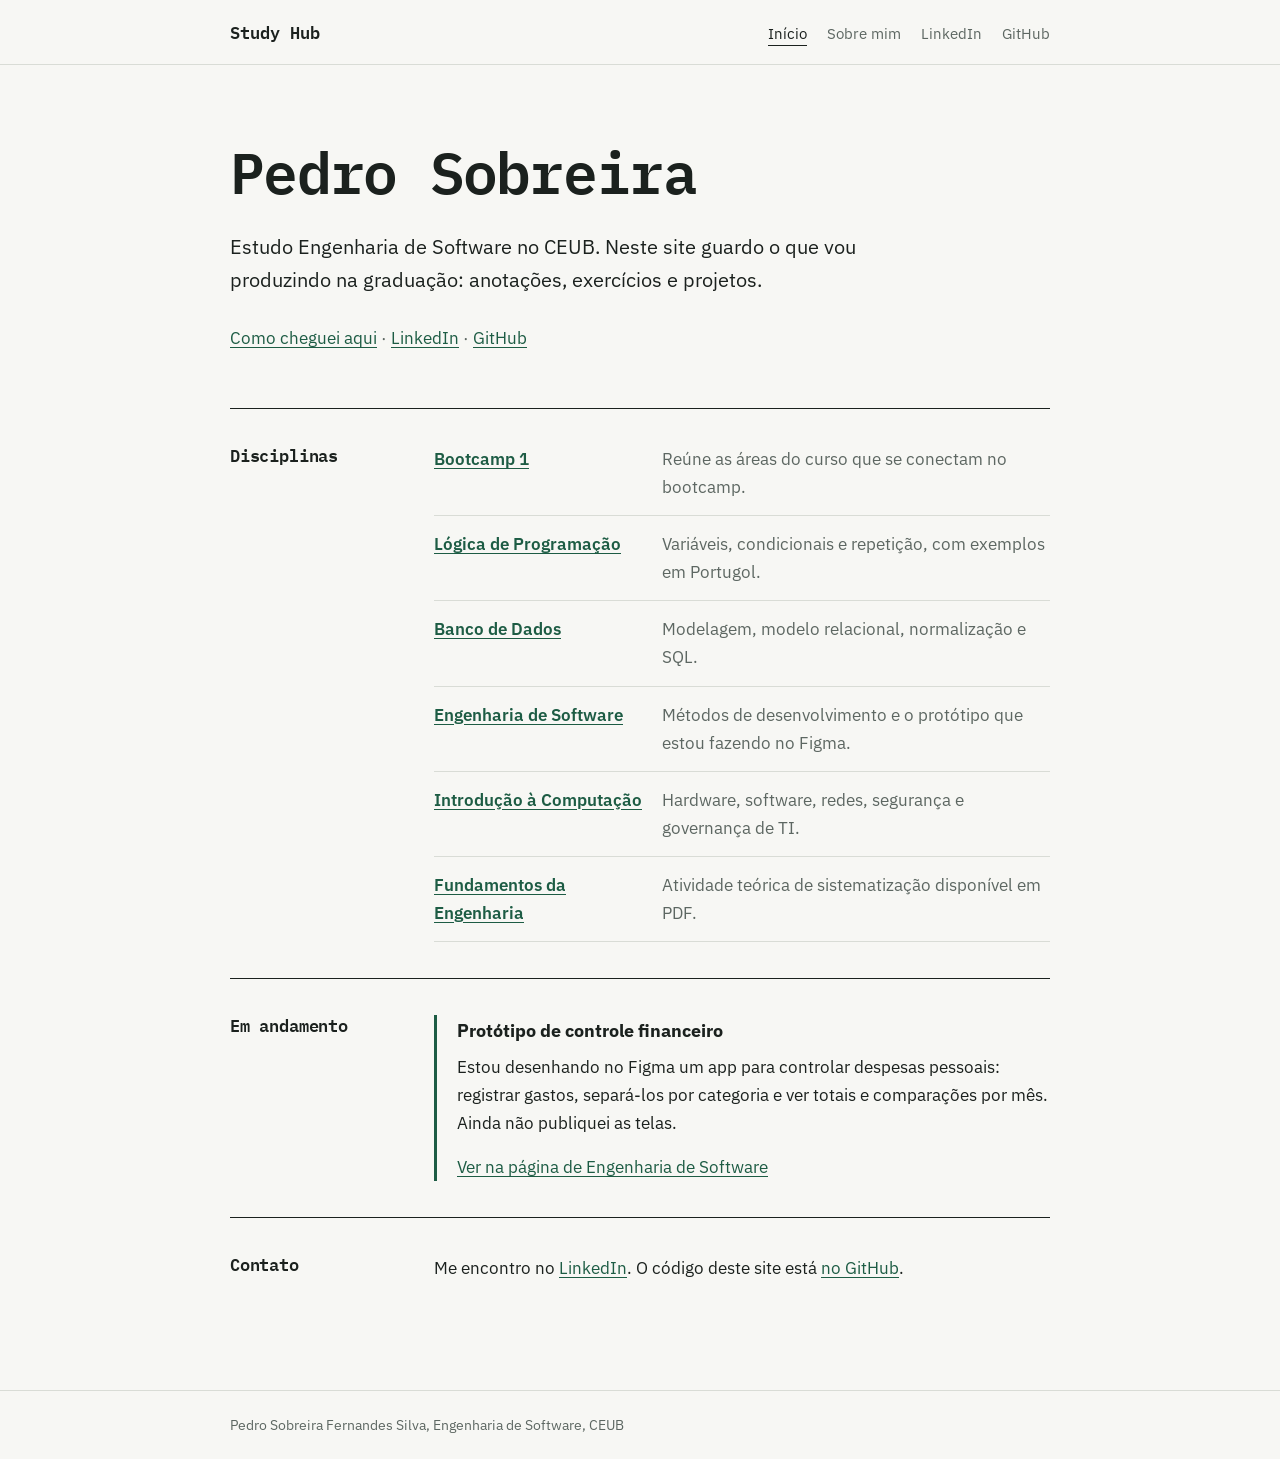
<file: index.html>
<!DOCTYPE html>
<html lang="pt-BR">
<head>
<meta charset="UTF-8">
<meta name="viewport" content="width=device-width, initial-scale=1.0">
<meta name="description" content="Estudos e projetos de Pedro Sobreira, estudante de Engenharia de Software no CEUB.">
<title>Study Hub</title>
<link rel="preconnect" href="https://fonts.googleapis.com"><link rel="preconnect" href="https://fonts.gstatic.com" crossorigin><link rel="stylesheet" href="https://fonts.googleapis.com/css2?family=IBM+Plex+Mono:wght@500;600&family=IBM+Plex+Sans:wght@400;500;600&display=swap">
<link rel="stylesheet" href="styles.css">
</head>
<body>
<a class="skip-link" href="#conteudo">Pular para o conteúdo</a>
<header class="site-header"><div class="wrap">
<a class="brand" href="index.html">Study Hub</a>
<nav aria-label="Navegação principal"><a href="index.html" aria-current="page">Início</a><a href="apresentacao.html">Sobre mim</a><a href="https://www.linkedin.com/in/pedro-sobreira-fernandes-silva-22a821444/" target="_blank" rel="noopener noreferrer">LinkedIn</a><a href="https://github.com/Pedro-Sobreira0/Study-Hub" target="_blank" rel="noopener noreferrer">GitHub</a></nav>
</div></header>
<main id="conteudo" class="wrap home">
<section class="intro">
<h1>Pedro Sobreira</h1>
<p class="lead">Estudo Engenharia de Software no CEUB. Neste site guardo o que vou produzindo na graduação: anotações, exercícios e projetos.</p>
<p><a href="apresentacao.html">Como cheguei aqui</a> · <a href="https://www.linkedin.com/in/pedro-sobreira-fernandes-silva-22a821444/" target="_blank" rel="noopener noreferrer">LinkedIn</a> · <a href="https://github.com/Pedro-Sobreira0/Study-Hub" target="_blank" rel="noopener noreferrer">GitHub</a></p>
</section>
<section class="block" aria-labelledby="disciplinas">
<h2 id="disciplinas">Disciplinas</h2>
<ul class="rows">
<li><a href="bootcamp-1.html">Bootcamp 1</a><span>Reúne as áreas do curso que se conectam no bootcamp.</span></li>
<li><a href="logica-programacao.html">Lógica de Programação</a><span>Variáveis, condicionais e repetição, com exemplos em Portugol.</span></li>
<li><a href="banco-dados.html">Banco de Dados</a><span>Modelagem, modelo relacional, normalização e SQL.</span></li>
<li><a href="engenharia-software.html">Engenharia de Software</a><span>Métodos de desenvolvimento e o protótipo que estou fazendo no Figma.</span></li>
<li><a href="introducao-computacao.html">Introdução à Computação</a><span>Hardware, software, redes, segurança e governança de TI.</span></li>
<li><a href="fundamentos-engenharia.html">Fundamentos da Engenharia</a><span>Atividade teórica de sistematização disponível em PDF.</span></li>
</ul>
</section>
<section class="block" aria-labelledby="projeto">
<h2 id="projeto">Em andamento</h2>
<div class="project">
<h3>Protótipo de controle financeiro</h3>
<p>Estou desenhando no Figma um app para controlar despesas pessoais: registrar gastos, separá-los por categoria e ver totais e comparações por mês. Ainda não publiquei as telas.</p>
<p><a href="engenharia-software.html">Ver na página de Engenharia de Software</a></p>
</div>
</section>
<section class="block" aria-labelledby="contato">
<h2 id="contato">Contato</h2>
<p>Me encontro no <a href="https://www.linkedin.com/in/pedro-sobreira-fernandes-silva-22a821444/" target="_blank" rel="noopener noreferrer">LinkedIn</a>. O código deste site está <a href="https://github.com/Pedro-Sobreira0/Study-Hub" target="_blank" rel="noopener noreferrer">no GitHub</a>.</p>
</section>
</main>
<footer class="site-footer"><div class="wrap">Pedro Sobreira Fernandes Silva, Engenharia de Software, CEUB</div></footer>
</body>
</html>
</file>
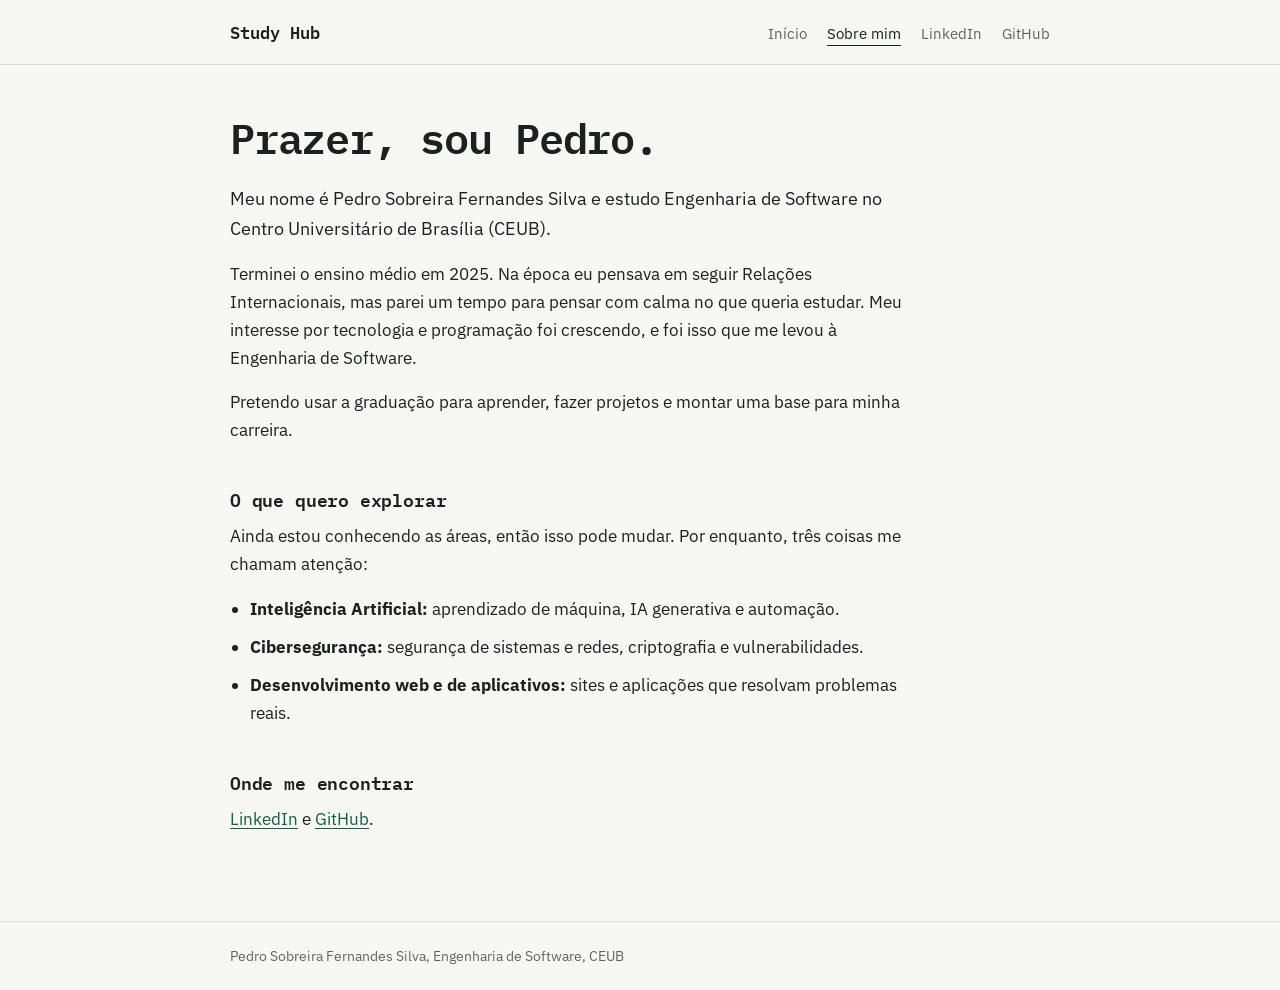
<file: apresentacao.html>
<!DOCTYPE html>
<html lang="pt-BR">
<head>
<meta charset="UTF-8">
<meta name="viewport" content="width=device-width, initial-scale=1.0">
<meta name="description" content="Quem é Pedro Sobreira Fernandes Silva, estudante de Engenharia de Software no CEUB.">
<title>Sobre mim | Study Hub</title>
<link rel="preconnect" href="https://fonts.googleapis.com"><link rel="preconnect" href="https://fonts.gstatic.com" crossorigin><link rel="stylesheet" href="https://fonts.googleapis.com/css2?family=IBM+Plex+Mono:wght@500;600&family=IBM+Plex+Sans:wght@400;500;600&display=swap">
<link rel="stylesheet" href="styles.css">
</head>
<body>
<a class="skip-link" href="#conteudo">Pular para o conteúdo</a>
<header class="site-header"><div class="wrap">
<a class="brand" href="index.html">Study Hub</a>
<nav aria-label="Navegação principal"><a href="index.html">Início</a><a href="apresentacao.html" aria-current="page">Sobre mim</a><a href="https://www.linkedin.com/in/pedro-sobreira-fernandes-silva-22a821444/" target="_blank" rel="noopener noreferrer">LinkedIn</a><a href="https://github.com/Pedro-Sobreira0/Study-Hub" target="_blank" rel="noopener noreferrer">GitHub</a></nav>
</div></header>
<main id="conteudo" class="wrap">
<h1>Prazer, sou Pedro.</h1>
<p class="lead">Meu nome é Pedro Sobreira Fernandes Silva e estudo Engenharia de Software no Centro Universitário de Brasília (CEUB).</p>
<p>Terminei o ensino médio em 2025. Na época eu pensava em seguir Relações Internacionais, mas parei um tempo para pensar com calma no que queria estudar. Meu interesse por tecnologia e programação foi crescendo, e foi isso que me levou à Engenharia de Software.</p>
<p>Pretendo usar a graduação para aprender, fazer projetos e montar uma base para minha carreira.</p>
<h2>O que quero explorar</h2>
<p>Ainda estou conhecendo as áreas, então isso pode mudar. Por enquanto, três coisas me chamam atenção:</p>
<ul class="plain">
<li><strong>Inteligência Artificial:</strong> aprendizado de máquina, IA generativa e automação.</li>
<li><strong>Cibersegurança:</strong> segurança de sistemas e redes, criptografia e vulnerabilidades.</li>
<li><strong>Desenvolvimento web e de aplicativos:</strong> sites e aplicações que resolvam problemas reais.</li>
</ul>
<h2>Onde me encontrar</h2>
<p><a href="https://www.linkedin.com/in/pedro-sobreira-fernandes-silva-22a821444/" target="_blank" rel="noopener noreferrer">LinkedIn</a> e <a href="https://github.com/Pedro-Sobreira0/Study-Hub" target="_blank" rel="noopener noreferrer">GitHub</a>.</p>
</main>
<footer class="site-footer"><div class="wrap">Pedro Sobreira Fernandes Silva, Engenharia de Software, CEUB</div></footer>
</body>
</html>
</file>
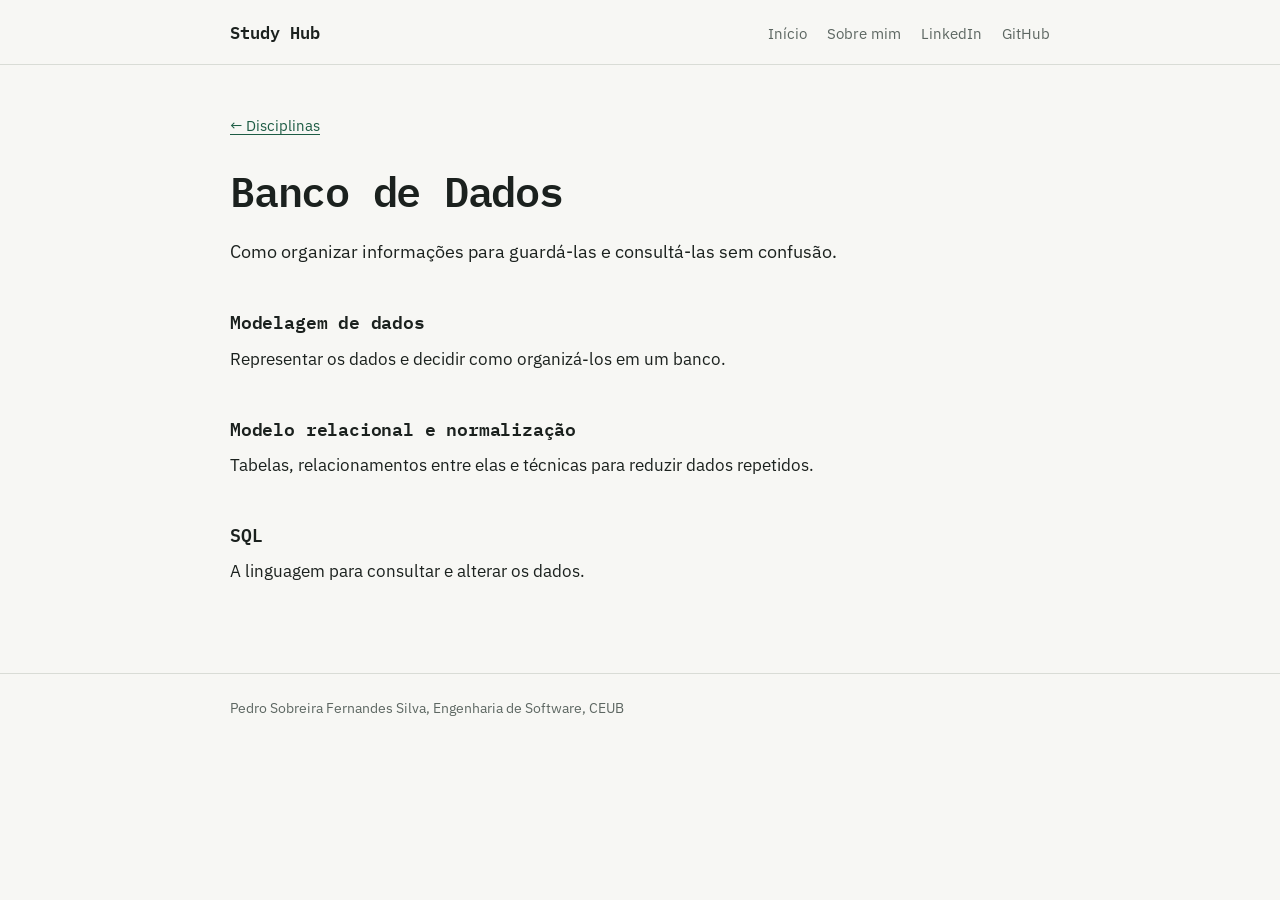
<file: banco-dados.html>
<!DOCTYPE html>
<html lang="pt-BR">
<head>
<meta charset="UTF-8">
<meta name="viewport" content="width=device-width, initial-scale=1.0">
<meta name="description" content="Modelagem, modelo relacional, normalização e SQL.">
<title>Banco de Dados | Study Hub</title>
<link rel="preconnect" href="https://fonts.googleapis.com"><link rel="preconnect" href="https://fonts.gstatic.com" crossorigin><link rel="stylesheet" href="https://fonts.googleapis.com/css2?family=IBM+Plex+Mono:wght@500;600&family=IBM+Plex+Sans:wght@400;500;600&display=swap">
<link rel="stylesheet" href="styles.css">
</head>
<body>
<a class="skip-link" href="#conteudo">Pular para o conteúdo</a>
<header class="site-header"><div class="wrap">
<a class="brand" href="index.html">Study Hub</a>
<nav aria-label="Navegação principal"><a href="index.html">Início</a><a href="apresentacao.html">Sobre mim</a><a href="https://www.linkedin.com/in/pedro-sobreira-fernandes-silva-22a821444/" target="_blank" rel="noopener noreferrer">LinkedIn</a><a href="https://github.com/Pedro-Sobreira0/Study-Hub" target="_blank" rel="noopener noreferrer">GitHub</a></nav>
</div></header>
<main id="conteudo" class="wrap">
<p class="back"><a href="index.html#disciplinas">← Disciplinas</a></p>
<h1>Banco de Dados</h1>
<p class="lead">Como organizar informações para guardá-las e consultá-las sem confusão.</p>
<h2>Modelagem de dados</h2>
<p>Representar os dados e decidir como organizá-los em um banco.</p>
<h2>Modelo relacional e normalização</h2>
<p>Tabelas, relacionamentos entre elas e técnicas para reduzir dados repetidos.</p>
<h2>SQL</h2>
<p>A linguagem para consultar e alterar os dados.</p>
</main>
<footer class="site-footer"><div class="wrap">Pedro Sobreira Fernandes Silva, Engenharia de Software, CEUB</div></footer>
</body>
</html>
</file>
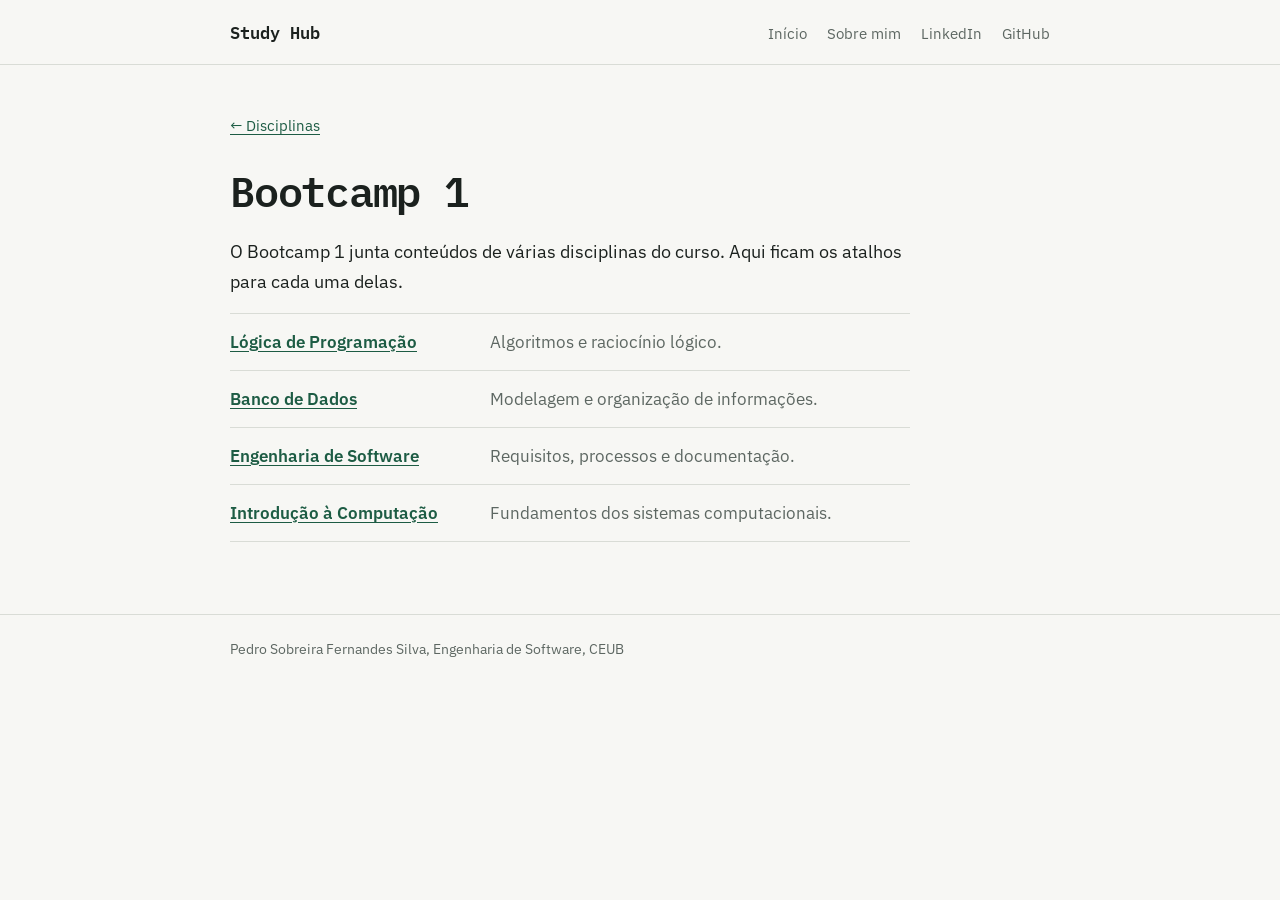
<file: bootcamp-1.html>
<!DOCTYPE html>
<html lang="pt-BR">
<head>
<meta charset="UTF-8">
<meta name="viewport" content="width=device-width, initial-scale=1.0">
<meta name="description" content="Áreas do curso ligadas ao Bootcamp 1 de Engenharia de Software.">
<title>Bootcamp 1 | Study Hub</title>
<link rel="preconnect" href="https://fonts.googleapis.com"><link rel="preconnect" href="https://fonts.gstatic.com" crossorigin><link rel="stylesheet" href="https://fonts.googleapis.com/css2?family=IBM+Plex+Mono:wght@500;600&family=IBM+Plex+Sans:wght@400;500;600&display=swap">
<link rel="stylesheet" href="styles.css">
</head>
<body>
<a class="skip-link" href="#conteudo">Pular para o conteúdo</a>
<header class="site-header"><div class="wrap">
<a class="brand" href="index.html">Study Hub</a>
<nav aria-label="Navegação principal"><a href="index.html">Início</a><a href="apresentacao.html">Sobre mim</a><a href="https://www.linkedin.com/in/pedro-sobreira-fernandes-silva-22a821444/" target="_blank" rel="noopener noreferrer">LinkedIn</a><a href="https://github.com/Pedro-Sobreira0/Study-Hub" target="_blank" rel="noopener noreferrer">GitHub</a></nav>
</div></header>
<main id="conteudo" class="wrap">
<p class="back"><a href="index.html#disciplinas">← Disciplinas</a></p>
<h1>Bootcamp 1</h1>
<p class="lead">O Bootcamp 1 junta conteúdos de várias disciplinas do curso. Aqui ficam os atalhos para cada uma delas.</p>
<ul class="rows">
<li><a href="logica-programacao.html">Lógica de Programação</a><span>Algoritmos e raciocínio lógico.</span></li>
<li><a href="banco-dados.html">Banco de Dados</a><span>Modelagem e organização de informações.</span></li>
<li><a href="engenharia-software.html">Engenharia de Software</a><span>Requisitos, processos e documentação.</span></li>
<li><a href="introducao-computacao.html">Introdução à Computação</a><span>Fundamentos dos sistemas computacionais.</span></li>
</ul>
</main>
<footer class="site-footer"><div class="wrap">Pedro Sobreira Fernandes Silva, Engenharia de Software, CEUB</div></footer>
</body>
</html>
</file>
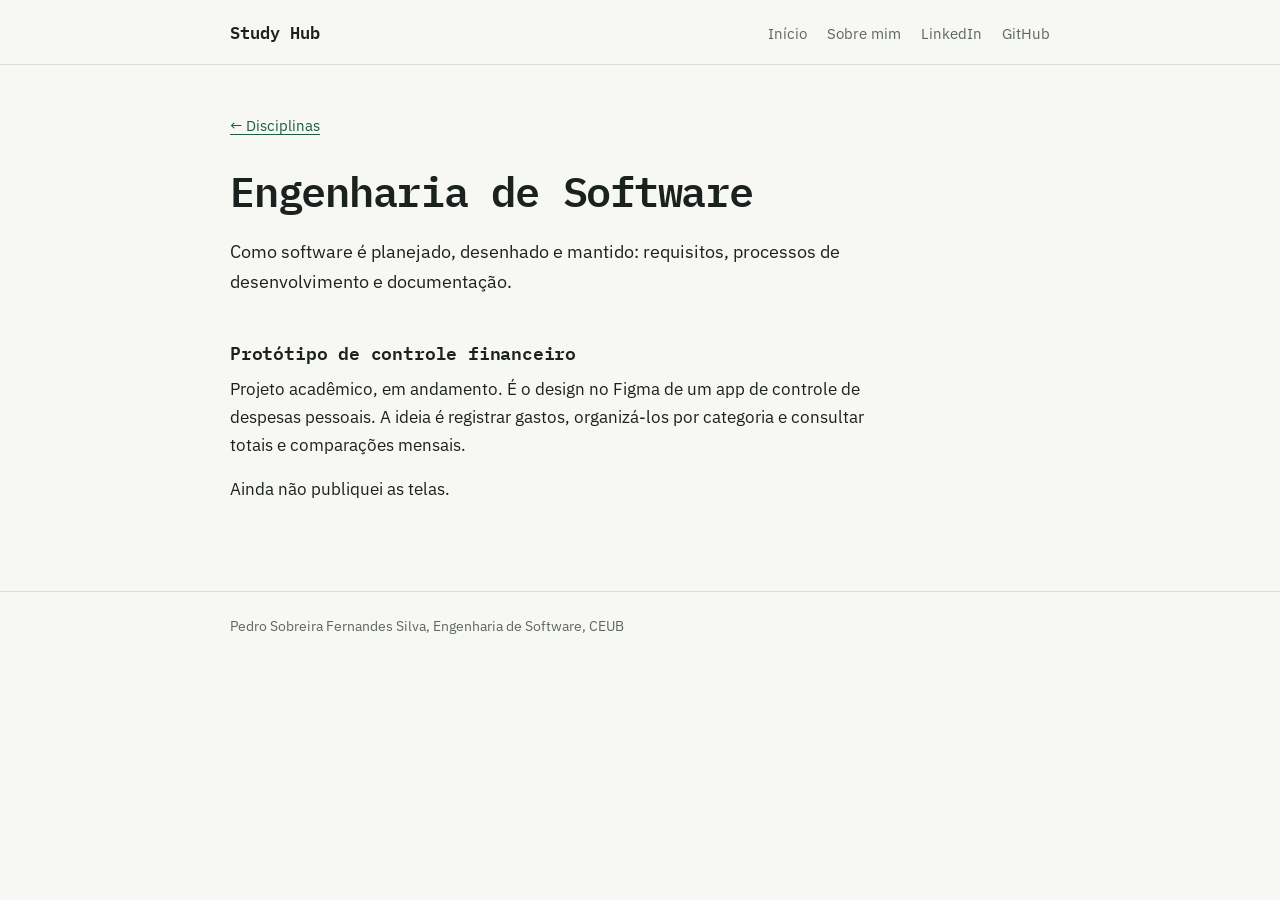
<file: engenharia-software.html>
<!DOCTYPE html>
<html lang="pt-BR">
<head>
<meta charset="UTF-8">
<meta name="viewport" content="width=device-width, initial-scale=1.0">
<meta name="description" content="Projeto de controle financeiro no Figma e estudos de Engenharia de Software.">
<title>Engenharia de Software | Study Hub</title>
<link rel="preconnect" href="https://fonts.googleapis.com"><link rel="preconnect" href="https://fonts.gstatic.com" crossorigin><link rel="stylesheet" href="https://fonts.googleapis.com/css2?family=IBM+Plex+Mono:wght@500;600&family=IBM+Plex+Sans:wght@400;500;600&display=swap">
<link rel="stylesheet" href="styles.css">
</head>
<body>
<a class="skip-link" href="#conteudo">Pular para o conteúdo</a>
<header class="site-header"><div class="wrap">
<a class="brand" href="index.html">Study Hub</a>
<nav aria-label="Navegação principal"><a href="index.html">Início</a><a href="apresentacao.html">Sobre mim</a><a href="https://www.linkedin.com/in/pedro-sobreira-fernandes-silva-22a821444/" target="_blank" rel="noopener noreferrer">LinkedIn</a><a href="https://github.com/Pedro-Sobreira0/Study-Hub" target="_blank" rel="noopener noreferrer">GitHub</a></nav>
</div></header>
<main id="conteudo" class="wrap">
<p class="back"><a href="index.html#disciplinas">← Disciplinas</a></p>
<h1>Engenharia de Software</h1>
<p class="lead">Como software é planejado, desenhado e mantido: requisitos, processos de desenvolvimento e documentação.</p>
<h2>Protótipo de controle financeiro</h2>
<p>Projeto acadêmico, em andamento. É o design no Figma de um app de controle de despesas pessoais. A ideia é registrar gastos, organizá-los por categoria e consultar totais e comparações mensais.</p>
<p>Ainda não publiquei as telas.</p>
</main>
<footer class="site-footer"><div class="wrap">Pedro Sobreira Fernandes Silva, Engenharia de Software, CEUB</div></footer>
</body>
</html>
</file>
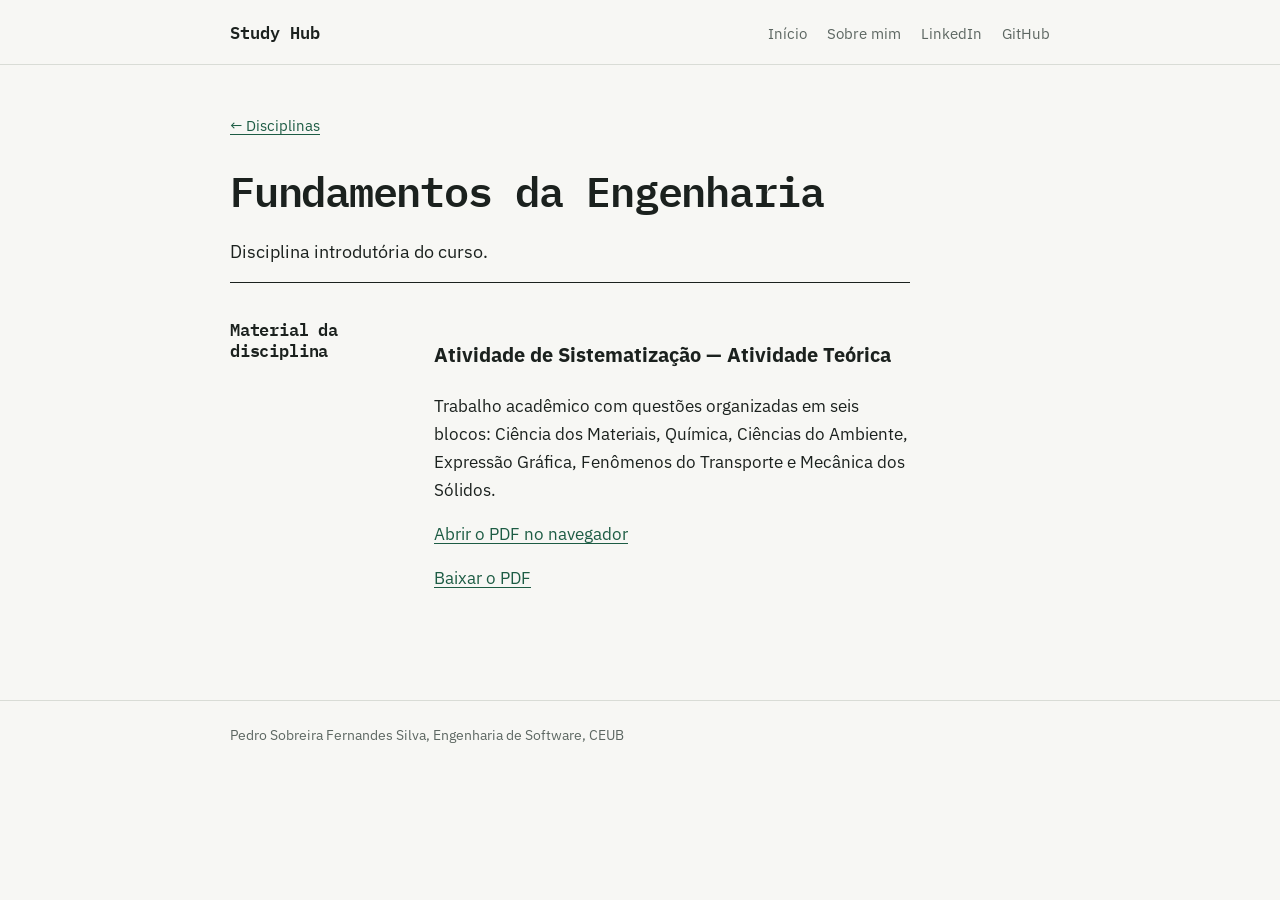
<file: fundamentos-engenharia.html>
<!DOCTYPE html>
<html lang="pt-BR">
<head>
<meta charset="UTF-8">
<meta name="viewport" content="width=device-width, initial-scale=1.0">
<meta name="description" content="Página da disciplina Fundamentos da Engenharia.">
<title>Fundamentos da Engenharia | Study Hub</title>
<link rel="preconnect" href="https://fonts.googleapis.com"><link rel="preconnect" href="https://fonts.gstatic.com" crossorigin><link rel="stylesheet" href="https://fonts.googleapis.com/css2?family=IBM+Plex+Mono:wght@500;600&family=IBM+Plex+Sans:wght@400;500;600&display=swap">
<link rel="stylesheet" href="styles.css">
</head>
<body>
<a class="skip-link" href="#conteudo">Pular para o conteúdo</a>
<header class="site-header"><div class="wrap">
<a class="brand" href="index.html">Study Hub</a>
<nav aria-label="Navegação principal"><a href="index.html">Início</a><a href="apresentacao.html">Sobre mim</a><a href="https://www.linkedin.com/in/pedro-sobreira-fernandes-silva-22a821444/" target="_blank" rel="noopener noreferrer">LinkedIn</a><a href="https://github.com/Pedro-Sobreira0/Study-Hub" target="_blank" rel="noopener noreferrer">GitHub</a></nav>
</div></header>
<main id="conteudo" class="wrap">
<p class="back"><a href="index.html#disciplinas">← Disciplinas</a></p>
<h1>Fundamentos da Engenharia</h1>
<p class="lead">Disciplina introdutória do curso.</p>
<section class="block" aria-labelledby="atividade-teorica">
<h2 id="atividade-teorica">Material da disciplina</h2>
<div>
<h3>Atividade de Sistematização — Atividade Teórica</h3>
<p>Trabalho acadêmico com questões organizadas em seis blocos: Ciência dos Materiais, Química, Ciências do Ambiente, Expressão Gráfica, Fenômenos do Transporte e Mecânica dos Sólidos.</p>
<p><a href="fundamentos-engenharia-atividade-teorica.pdf" target="_blank" rel="noopener noreferrer">Abrir o PDF no navegador</a></p>
<p><a href="fundamentos-engenharia-atividade-teorica.pdf" download>Baixar o PDF</a></p>
</div>
</section>
</main>
<footer class="site-footer"><div class="wrap">Pedro Sobreira Fernandes Silva, Engenharia de Software, CEUB</div></footer>
</body>
</html>
</file>
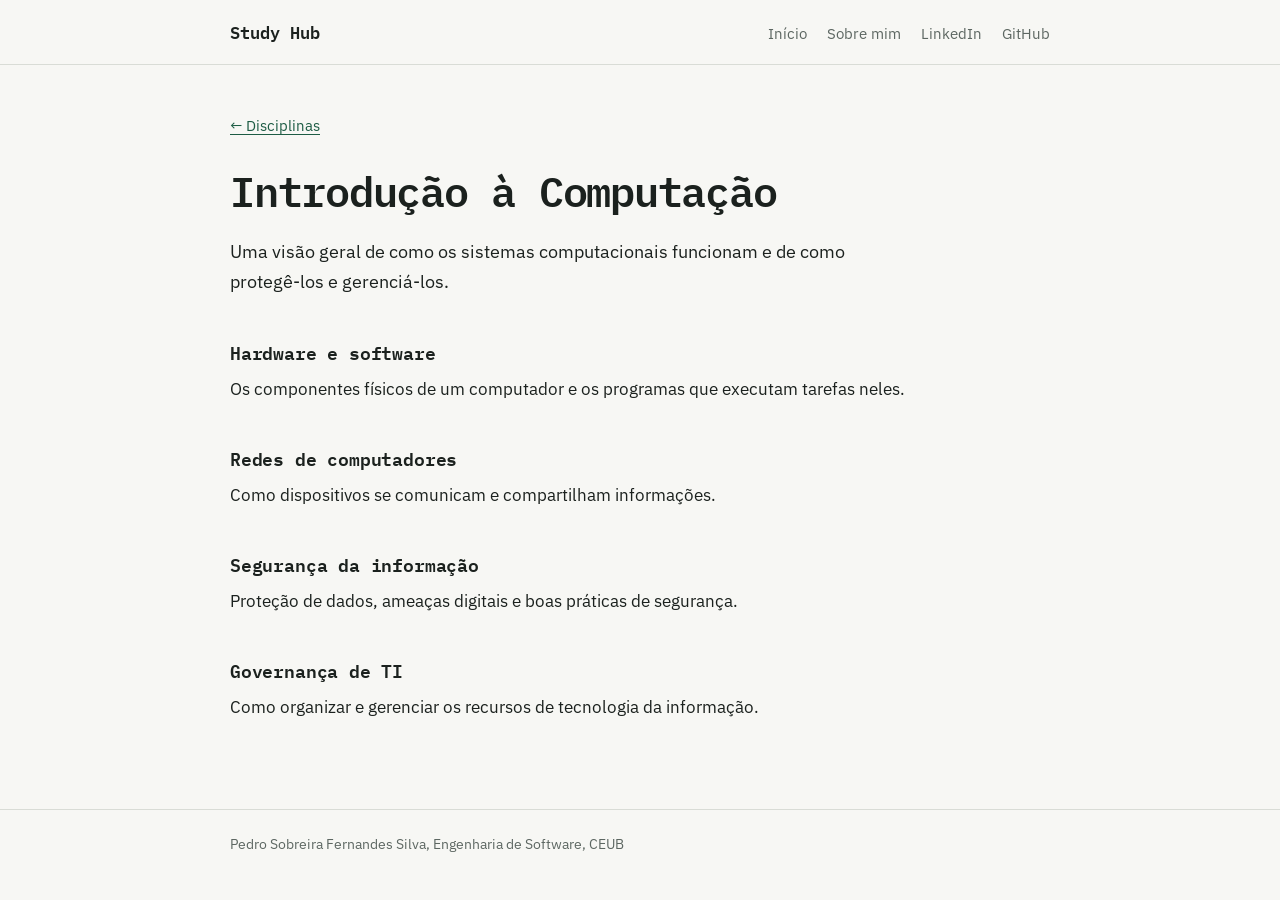
<file: introducao-computacao.html>
<!DOCTYPE html>
<html lang="pt-BR">
<head>
<meta charset="UTF-8">
<meta name="viewport" content="width=device-width, initial-scale=1.0">
<meta name="description" content="Hardware, software, redes, segurança da informação e governança de TI.">
<title>Introdução à Computação | Study Hub</title>
<link rel="preconnect" href="https://fonts.googleapis.com"><link rel="preconnect" href="https://fonts.gstatic.com" crossorigin><link rel="stylesheet" href="https://fonts.googleapis.com/css2?family=IBM+Plex+Mono:wght@500;600&family=IBM+Plex+Sans:wght@400;500;600&display=swap">
<link rel="stylesheet" href="styles.css">
</head>
<body>
<a class="skip-link" href="#conteudo">Pular para o conteúdo</a>
<header class="site-header"><div class="wrap">
<a class="brand" href="index.html">Study Hub</a>
<nav aria-label="Navegação principal"><a href="index.html">Início</a><a href="apresentacao.html">Sobre mim</a><a href="https://www.linkedin.com/in/pedro-sobreira-fernandes-silva-22a821444/" target="_blank" rel="noopener noreferrer">LinkedIn</a><a href="https://github.com/Pedro-Sobreira0/Study-Hub" target="_blank" rel="noopener noreferrer">GitHub</a></nav>
</div></header>
<main id="conteudo" class="wrap">
<p class="back"><a href="index.html#disciplinas">← Disciplinas</a></p>
<h1>Introdução à Computação</h1>
<p class="lead">Uma visão geral de como os sistemas computacionais funcionam e de como protegê-los e gerenciá-los.</p>
<h2>Hardware e software</h2>
<p>Os componentes físicos de um computador e os programas que executam tarefas neles.</p>
<h2>Redes de computadores</h2>
<p>Como dispositivos se comunicam e compartilham informações.</p>
<h2>Segurança da informação</h2>
<p>Proteção de dados, ameaças digitais e boas práticas de segurança.</p>
<h2>Governança de TI</h2>
<p>Como organizar e gerenciar os recursos de tecnologia da informação.</p>
</main>
<footer class="site-footer"><div class="wrap">Pedro Sobreira Fernandes Silva, Engenharia de Software, CEUB</div></footer>
</body>
</html>
</file>
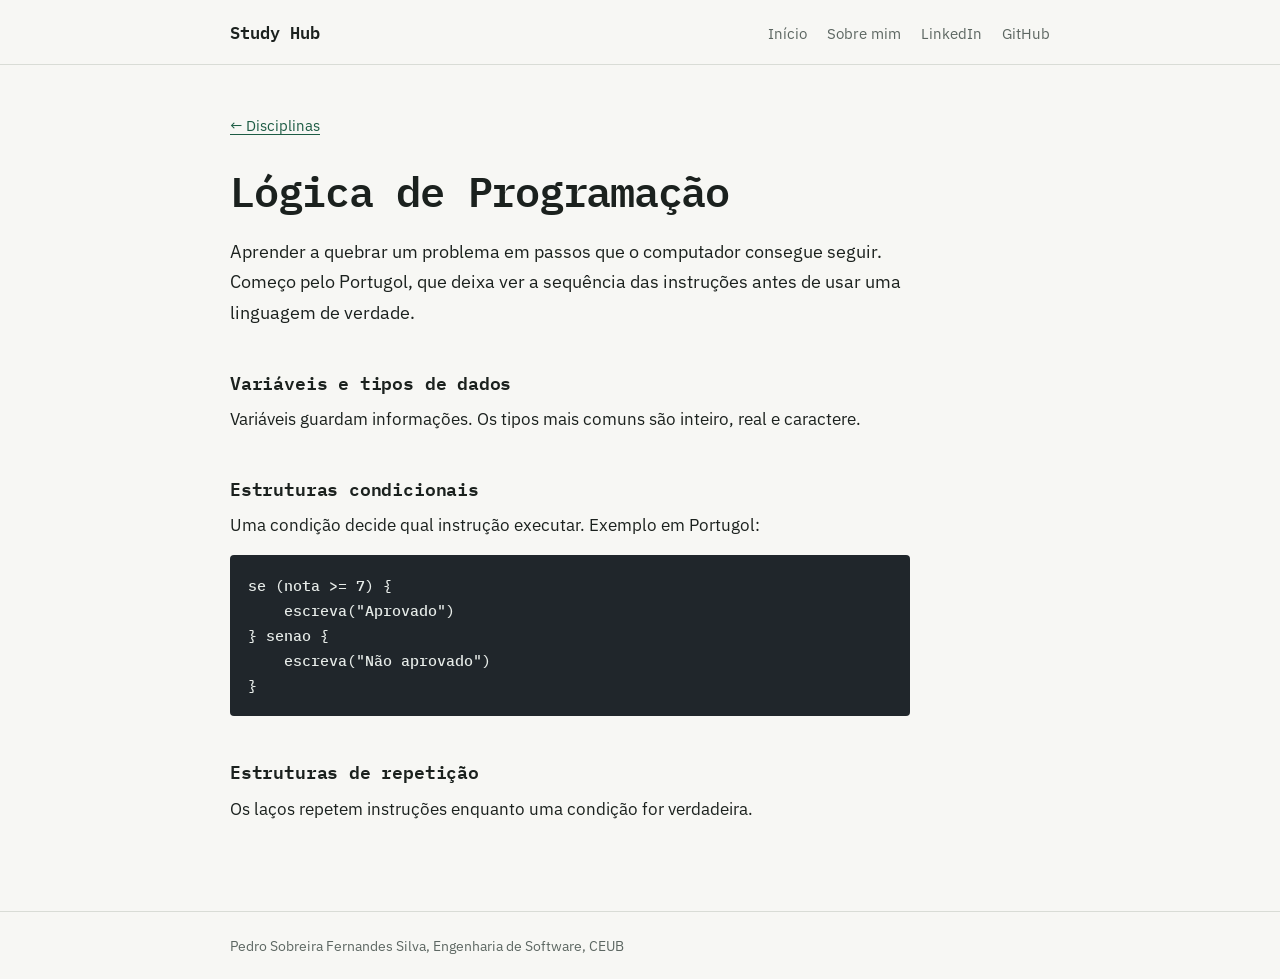
<file: logica-programacao.html>
<!DOCTYPE html>
<html lang="pt-BR">
<head>
<meta charset="UTF-8">
<meta name="viewport" content="width=device-width, initial-scale=1.0">
<meta name="description" content="Variáveis, condicionais e repetição, com exemplo em Portugol.">
<title>Lógica de Programação | Study Hub</title>
<link rel="preconnect" href="https://fonts.googleapis.com"><link rel="preconnect" href="https://fonts.gstatic.com" crossorigin><link rel="stylesheet" href="https://fonts.googleapis.com/css2?family=IBM+Plex+Mono:wght@500;600&family=IBM+Plex+Sans:wght@400;500;600&display=swap">
<link rel="stylesheet" href="styles.css">
</head>
<body>
<a class="skip-link" href="#conteudo">Pular para o conteúdo</a>
<header class="site-header"><div class="wrap">
<a class="brand" href="index.html">Study Hub</a>
<nav aria-label="Navegação principal"><a href="index.html">Início</a><a href="apresentacao.html">Sobre mim</a><a href="https://www.linkedin.com/in/pedro-sobreira-fernandes-silva-22a821444/" target="_blank" rel="noopener noreferrer">LinkedIn</a><a href="https://github.com/Pedro-Sobreira0/Study-Hub" target="_blank" rel="noopener noreferrer">GitHub</a></nav>
</div></header>
<main id="conteudo" class="wrap">
<p class="back"><a href="index.html#disciplinas">← Disciplinas</a></p>
<h1>Lógica de Programação</h1>
<p class="lead">Aprender a quebrar um problema em passos que o computador consegue seguir. Começo pelo Portugol, que deixa ver a sequência das instruções antes de usar uma linguagem de verdade.</p>
<h2>Variáveis e tipos de dados</h2>
<p>Variáveis guardam informações. Os tipos mais comuns são inteiro, real e caractere.</p>
<h2>Estruturas condicionais</h2>
<p>Uma condição decide qual instrução executar. Exemplo em Portugol:</p>
<pre><code>se (nota &gt;= 7) {
    escreva("Aprovado")
} senao {
    escreva("Não aprovado")
}</code></pre>
<h2>Estruturas de repetição</h2>
<p>Os laços repetem instruções enquanto uma condição for verdadeira.</p>
</main>
<footer class="site-footer"><div class="wrap">Pedro Sobreira Fernandes Silva, Engenharia de Software, CEUB</div></footer>
</body>
</html>
</file>
<file: styles.css>
/* Study Hub */
:root {
  --ink: #1b211e;
  --muted: #5d6762;
  --accent: #1d5c44;
  --bg: #f7f7f4;
  --line: #d9dcd6;
  --code: #20262b;
}
* { box-sizing: border-box; }
html { scroll-padding-top: 70px; }
body {
  margin: 0; background: var(--bg); color: var(--ink);
  font: 400 1.0625rem/1.65 "IBM Plex Sans", system-ui, -apple-system, "Segoe UI", sans-serif;
}
.wrap { width: min(820px, calc(100% - 40px)); margin-inline: auto; }
main:not(.home) > * { max-width: 680px; }
a { color: var(--accent); text-underline-offset: 3px; }
a:hover { color: var(--ink); }
a:focus-visible { outline: 3px solid var(--accent); outline-offset: 3px; }
.skip-link { position: absolute; left: 12px; top: -60px; background: var(--ink); color: #fff; padding: 8px 12px; }
.skip-link:focus { top: 10px; }

.site-header { border-bottom: 1px solid var(--line); }
.site-header .wrap { display: flex; flex-wrap: wrap; align-items: baseline; justify-content: space-between; gap: 6px 24px; padding: 18px 0; }
.brand { font: 600 1.05rem "IBM Plex Mono", ui-monospace, monospace; color: var(--ink); text-decoration: none; }
nav { display: flex; flex-wrap: wrap; gap: 4px 20px; }
nav a { color: var(--muted); text-decoration: none; font-size: .95rem; }
nav a:hover, nav a[aria-current="page"] { color: var(--ink); text-decoration: underline; text-underline-offset: 6px; }

main { padding: 48px 0 72px; }
h1, h2 { font-family: "IBM Plex Mono", ui-monospace, monospace; line-height: 1.2; }
h1 { margin: 0 0 20px; font-size: clamp(1.9rem, 6vw, 2.6rem); font-weight: 600; letter-spacing: -.03em; }
h2 { margin: 44px 0 12px; font-size: 1.15rem; font-weight: 600; letter-spacing: -.01em; }
p { margin: 0 0 16px; }
.lead { font-size: 1.15rem; }
.back { margin-bottom: 28px; font-size: .95rem; }

.rows { list-style: none; margin: 0; padding: 0; border-top: 1px solid var(--line); }
.rows li { display: grid; grid-template-columns: 15rem 1fr; gap: 4px 20px; padding: 14px 0; border-bottom: 1px solid var(--line); }
.rows a { font-weight: 600; }
.rows span { color: var(--muted); }
.plain { padding-left: 1.2em; }
.plain li { margin-bottom: 10px; }

pre { margin: 16px 0 24px; padding: 18px; overflow-x: auto; background: var(--code); color: #e6ebe8; border-radius: 4px; font: 500 .92rem/1.7 "IBM Plex Mono", ui-monospace, monospace; }
code { font-family: "IBM Plex Mono", ui-monospace, monospace; }

.site-footer { border-top: 1px solid var(--line); padding: 22px 0; color: var(--muted); font-size: .9rem; }

@media (max-width: 600px) {
  .rows li { grid-template-columns: 1fr; }
  main { padding-top: 32px; }
}

/* Página inicial */
.home { padding-top: 0; }
.intro { padding: 72px 0 56px; }
.intro h1 { font-size: clamp(2.3rem, 8vw, 3.6rem); margin-bottom: 24px; }
.intro .lead { max-width: 34em; font-size: 1.25rem; }
.intro p:last-child { margin: 28px 0 0; color: var(--muted); }
.block { display: grid; grid-template-columns: 11rem minmax(0, 1fr); gap: 8px 28px; padding: 36px 0; border-top: 1px solid var(--ink); }
.block h2 { margin: 0; font-size: 1.05rem; }
.block .rows { border-top: 0; }
.block .rows li { grid-template-columns: 13rem 1fr; }
.block .rows li:first-child { padding-top: 0; }
.block p:last-child { margin-bottom: 0; }
.project { border-left: 3px solid var(--accent); padding-left: 20px; }
.project h3 { margin: 0 0 8px; font-size: 1.15rem; }
@media (max-width: 700px) {
  .intro { padding: 44px 0 36px; }
  .block { grid-template-columns: 1fr; padding: 28px 0; }
  .block .rows li { grid-template-columns: 1fr; }
}
</file>
